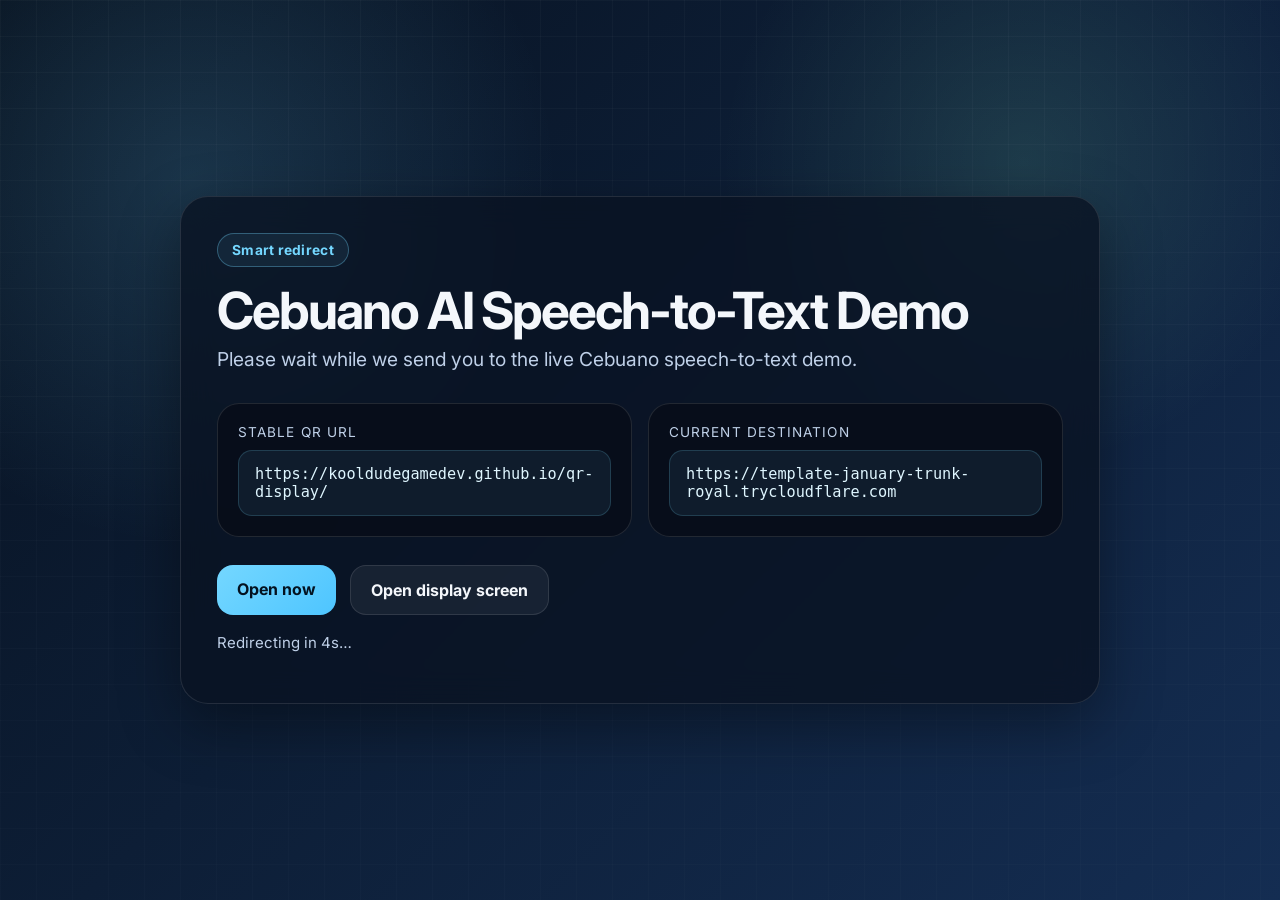
<file: index.html>
<!DOCTYPE html>
<html lang="en">
<head>
  <meta charset="UTF-8" />
  <meta name="viewport" content="width=device-width, initial-scale=1.0" />
  <title>Cebuano Demo Redirect</title>
  <link rel="preconnect" href="https://fonts.googleapis.com">
  <link rel="preconnect" href="https://fonts.gstatic.com" crossorigin>
  <link href="https://fonts.googleapis.com/css2?family=Inter:wght@400;600;700;800&display=swap" rel="stylesheet">
  <link rel="stylesheet" href="./styles.css" />
</head>
<body class="redirect-body">
  <main class="redirect-shell">
    <section class="redirect-card">
      <span class="badge">Smart redirect</span>
      <h1 id="projectName">Opening demo…</h1>
      <p id="redirectMessage" class="lead">Please wait while we send you to the live Cebuano speech-to-text demo.</p>

      <div class="info-grid">
        <div class="info-block">
          <span class="label">Stable QR URL</span>
          <code id="stableUrl">Loading…</code>
        </div>
        <div class="info-block">
          <span class="label">Current destination</span>
          <code id="destinationUrl">Loading…</code>
        </div>
      </div>

      <div class="actions">
        <a id="openNowBtn" class="primary-btn" href="#">Open now</a>
        <a class="secondary-btn" href="./display.html">Open display screen</a>
      </div>

      <p class="tiny" id="countdownText">Redirecting…</p>
    </section>
  </main>

  <script src="./settings.js"></script>
  <script src="./scripts/app.js"></script>
</body>
</html>
</file>
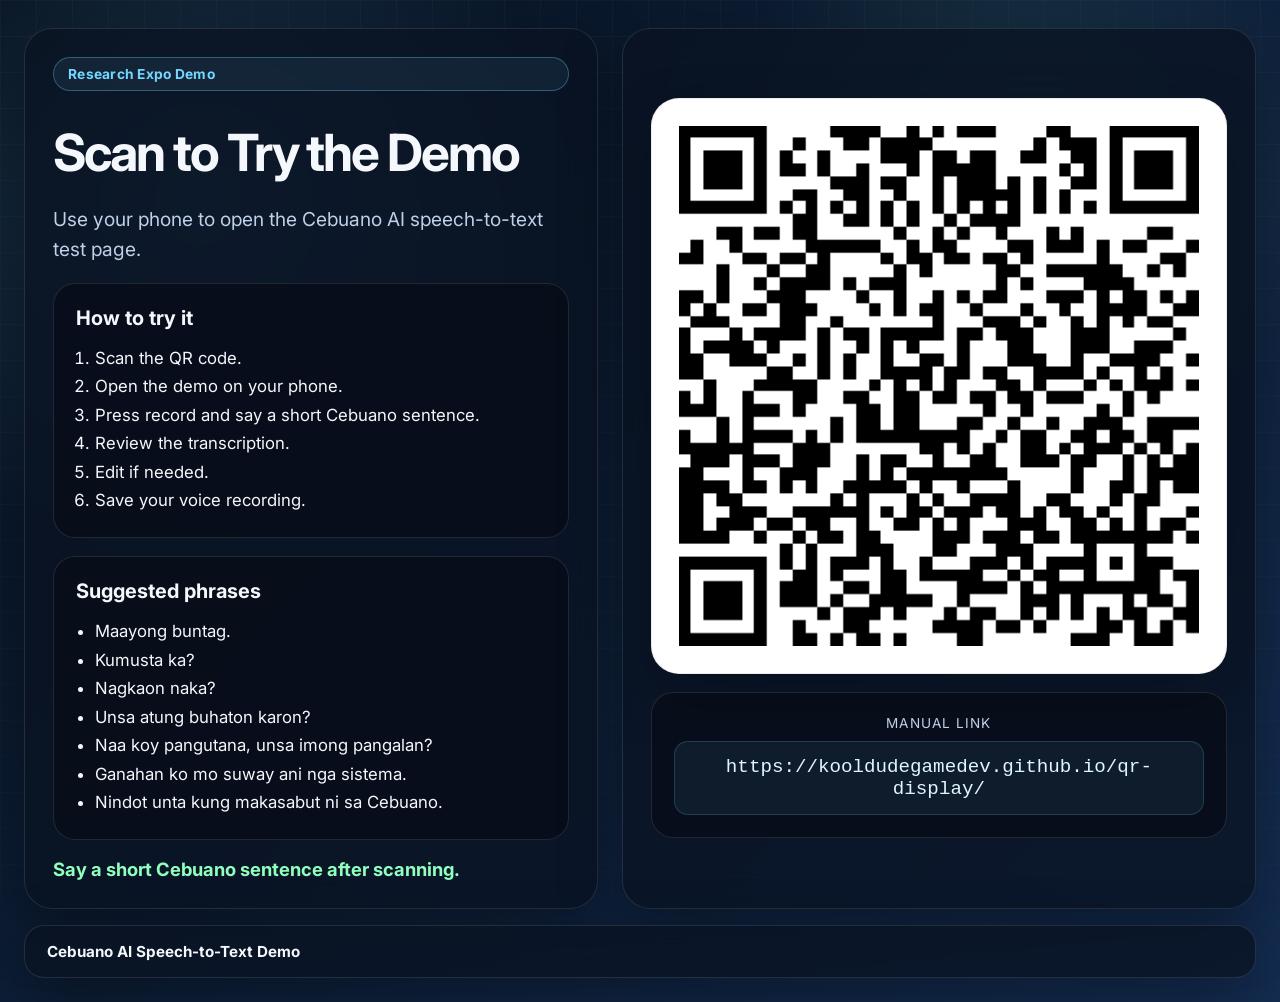
<file: display.html>
<!DOCTYPE html>
<html lang="en">
<head>
  <meta charset="UTF-8" />
  <meta name="viewport" content="width=device-width, initial-scale=1.0" />
  <title>Cebuano Demo QR Screen</title>
  <link rel="preconnect" href="https://fonts.googleapis.com">
  <link rel="preconnect" href="https://fonts.gstatic.com" crossorigin>
  <link href="https://fonts.googleapis.com/css2?family=Inter:wght@400;600;700;800&display=swap" rel="stylesheet">
  <link rel="stylesheet" href="./styles.css" />
</head>
<body class="display-body">
  <main class="display-shell">
    <section class="display-panel left-panel">
      <span class="badge">Research Expo Demo</span>
      <h1 id="boothTitle">Scan to Try the Demo</h1>
      <p id="boothSubtitle" class="lead">Use your phone to open the Cebuano AI speech-to-text test page.</p>

      <div class="steps-card">
        <h2>How to try it</h2>
        <ol>
          <li>Scan the QR code.</li>
          <li>Open the demo on your phone.</li>
          <li>Press record and say a short Cebuano sentence.</li>
          <li>Review the transcription.</li>
          <li>Edit if needed.</li>
          <li>Save your voice recording.</li>
        </ol>
      </div>

      <div class="samples-card">
        <h2>Suggested phrases</h2>
        <ul id="sampleList"></ul>
      </div>

      <p id="helperLine" class="helper-line">Say a short Cebuano sentence after scanning.</p>
    </section>

    <section class="display-panel qr-panel">
      <div class="qr-frame">
        <img id="qrImage" src="./assets/qr-code.png" alt="QR code for Cebuano speech-to-text demo" />
      </div>

      <div class="url-card">
        <span class="label">Manual link</span>
        <code id="stableUrlLarge">https://YOUR_GITHUB_USERNAME.github.io/cebuano-demo-link/</code>
      </div>

      <!-- <p class="tiny">Press <strong>F11</strong> for fullscreen in the browser. Press <strong>R</strong> to refresh this screen.</p> -->
    </section>
  </main>

  <footer class="display-footer">
    <span id="projectNameFooter">Cebuano AI Speech-to-Text Demo</span>
    <span id="footerNote">If the backend URL changes, update destinationUrl in settings.js and push to GitHub. The QR stays the same.</span>
  </footer>

  <script src="./settings.js"></script>
  <script src="./scripts/display.js"></script>
</body>
</html>
</file>
<file: styles.css>
:root {
  --bg-1: #07111f;
  --bg-2: #0d1e36;
  --bg-3: #142d52;
  --panel: rgba(10, 19, 34, 0.78);
  --panel-strong: rgba(8, 14, 25, 0.92);
  --line: rgba(255, 255, 255, 0.11);
  --text: #f4f7fb;
  --muted: #bfd0e8;
  --accent: #74d7ff;
  --accent-2: #90ffbe;
  --shadow: 0 20px 60px rgba(0, 0, 0, 0.38);
}

* {
  box-sizing: border-box;
}

html, body {
  margin: 0;
  min-height: 100%;
  font-family: "Inter", Arial, sans-serif;
  color: var(--text);
  background:
    radial-gradient(circle at 15% 20%, rgba(116, 215, 255, 0.16), transparent 28%),
    radial-gradient(circle at 80% 18%, rgba(144, 255, 190, 0.12), transparent 24%),
    linear-gradient(135deg, var(--bg-1), var(--bg-2) 45%, var(--bg-3));
}

body::before {
  content: "";
  position: fixed;
  inset: 0;
  pointer-events: none;
  background-image:
    linear-gradient(rgba(255,255,255,0.03) 1px, transparent 1px),
    linear-gradient(90deg, rgba(255,255,255,0.03) 1px, transparent 1px);
  background-size: 36px 36px;
  mask-image: linear-gradient(to bottom, rgba(0,0,0,0.88), rgba(0,0,0,0.45));
}

.redirect-body,
.display-body {
  position: relative;
}

.redirect-shell,
.display-shell {
  width: min(1400px, calc(100vw - 48px));
  margin: 0 auto;
  position: relative;
  z-index: 1;
}

.redirect-shell {
  min-height: 100vh;
  display: grid;
  place-items: center;
  padding: 32px 0;
}

.redirect-card,
.display-panel,
.display-footer {
  backdrop-filter: blur(16px);
  -webkit-backdrop-filter: blur(16px);
  background: var(--panel);
  border: 1px solid var(--line);
  box-shadow: var(--shadow);
}

.redirect-card {
  width: min(920px, 100%);
  padding: 36px;
  border-radius: 28px;
}

.badge {
  display: inline-flex;
  align-items: center;
  gap: 8px;
  padding: 8px 14px;
  border-radius: 999px;
  border: 1px solid rgba(116, 215, 255, 0.32);
  background: rgba(116, 215, 255, 0.08);
  color: var(--accent);
  font-weight: 700;
  letter-spacing: 0.02em;
  font-size: 0.86rem;
}

h1 {
  margin: 18px 0 10px;
  font-size: clamp(2.3rem, 4vw, 4.4rem);
  line-height: 0.98;
  letter-spacing: -0.04em;
}

h2 {
  margin: 0 0 14px;
  font-size: 1.25rem;
}

.lead {
  margin: 0;
  color: var(--muted);
  font-size: clamp(1rem, 1.8vw, 1.2rem);
  line-height: 1.55;
  max-width: 62ch;
}

.info-grid {
  margin-top: 28px;
  display: grid;
  grid-template-columns: repeat(2, minmax(0, 1fr));
  gap: 16px;
}

.info-block,
.steps-card,
.samples-card,
.url-card {
  border-radius: 22px;
  background: var(--panel-strong);
  border: 1px solid var(--line);
}

.info-block {
  padding: 20px;
}

.label {
  display: block;
  color: var(--muted);
  font-size: 0.85rem;
  text-transform: uppercase;
  letter-spacing: 0.08em;
  margin-bottom: 10px;
}

code {
  display: block;
  overflow-wrap: anywhere;
  font-family: ui-monospace, SFMono-Regular, Menlo, Consolas, monospace;
  color: #dff6ff;
  background: rgba(116, 215, 255, 0.08);
  border: 1px solid rgba(116, 215, 255, 0.18);
  border-radius: 14px;
  padding: 14px 16px;
  font-size: 0.95rem;
}

.actions {
  display: flex;
  flex-wrap: wrap;
  gap: 14px;
  margin-top: 28px;
}

.primary-btn,
.secondary-btn {
  text-decoration: none;
  border-radius: 16px;
  padding: 14px 20px;
  font-weight: 700;
  transition: transform 0.18s ease, opacity 0.18s ease, background 0.18s ease;
}

.primary-btn {
  background: linear-gradient(135deg, var(--accent), #4ec5ff);
  color: #031220;
}

.secondary-btn {
  background: rgba(255,255,255,0.06);
  color: var(--text);
  border: 1px solid var(--line);
}

.primary-btn:hover,
.secondary-btn:hover {
  transform: translateY(-1px);
}

.tiny {
  color: var(--muted);
  margin-top: 18px;
  font-size: 0.94rem;
}

.display-shell {
  min-height: calc(100vh - 104px);
  padding: 28px 0 16px;
  display: grid;
  grid-template-columns: minmax(420px, 0.95fr) minmax(420px, 1.05fr);
  gap: 24px;
  align-items: stretch;
}

.display-panel {
  border-radius: 28px;
  padding: 28px;
}

.left-panel {
  display: flex;
  flex-direction: column;
  gap: 18px;
}

.qr-panel {
  display: flex;
  flex-direction: column;
  justify-content: center;
  gap: 18px;
  text-align: center;
}

.steps-card,
.samples-card,
.url-card {
  padding: 22px;
}

.steps-card ol,
.samples-card ul {
  margin: 0;
  padding-left: 1.2rem;
  color: var(--text);
  line-height: 1.7;
  font-size: 1.05rem;
}

.helper-line {
  margin: auto 0 0;
  font-size: 1.15rem;
  font-weight: 700;
  color: var(--accent-2);
}

.qr-frame {
  background: #ffffff;
  border-radius: 28px;
  padding: 28px;
  width: min(100%, 640px);
  margin: 0 auto;
  box-shadow: inset 0 0 0 1px rgba(0,0,0,0.08), 0 24px 60px rgba(0,0,0,0.22);
}

.qr-frame img {
  display: block;
  width: 100%;
  aspect-ratio: 1 / 1;
  object-fit: contain;
}

.url-card {
  width: min(100%, 640px);
  margin: 0 auto;
}

#stableUrlLarge {
  font-size: clamp(1rem, 1.7vw, 1.2rem);
}

.display-footer {
  position: relative;
  z-index: 1;
  width: min(1400px, calc(100vw - 48px));
  margin: 0 auto 24px;
  padding: 16px 22px;
  border-radius: 20px;
  display: flex;
  gap: 16px;
  justify-content: space-between;
  align-items: center;
  color: var(--muted);
  font-size: 0.95rem;
}

#projectNameFooter {
  color: var(--text);
  font-weight: 700;
}

@media (max-width: 1100px) {
  .display-shell {
    grid-template-columns: 1fr;
  }
}

@media (max-width: 720px) {
  .redirect-shell,
  .display-shell {
    width: min(100vw - 24px, 1400px);
  }

  .redirect-card,
  .display-panel {
    padding: 22px;
    border-radius: 22px;
  }

  .info-grid {
    grid-template-columns: 1fr;
  }

  .display-footer {
    width: min(100vw - 24px, 1400px);
    margin-bottom: 12px;
    flex-direction: column;
    align-items: flex-start;
  }
}
</file>
